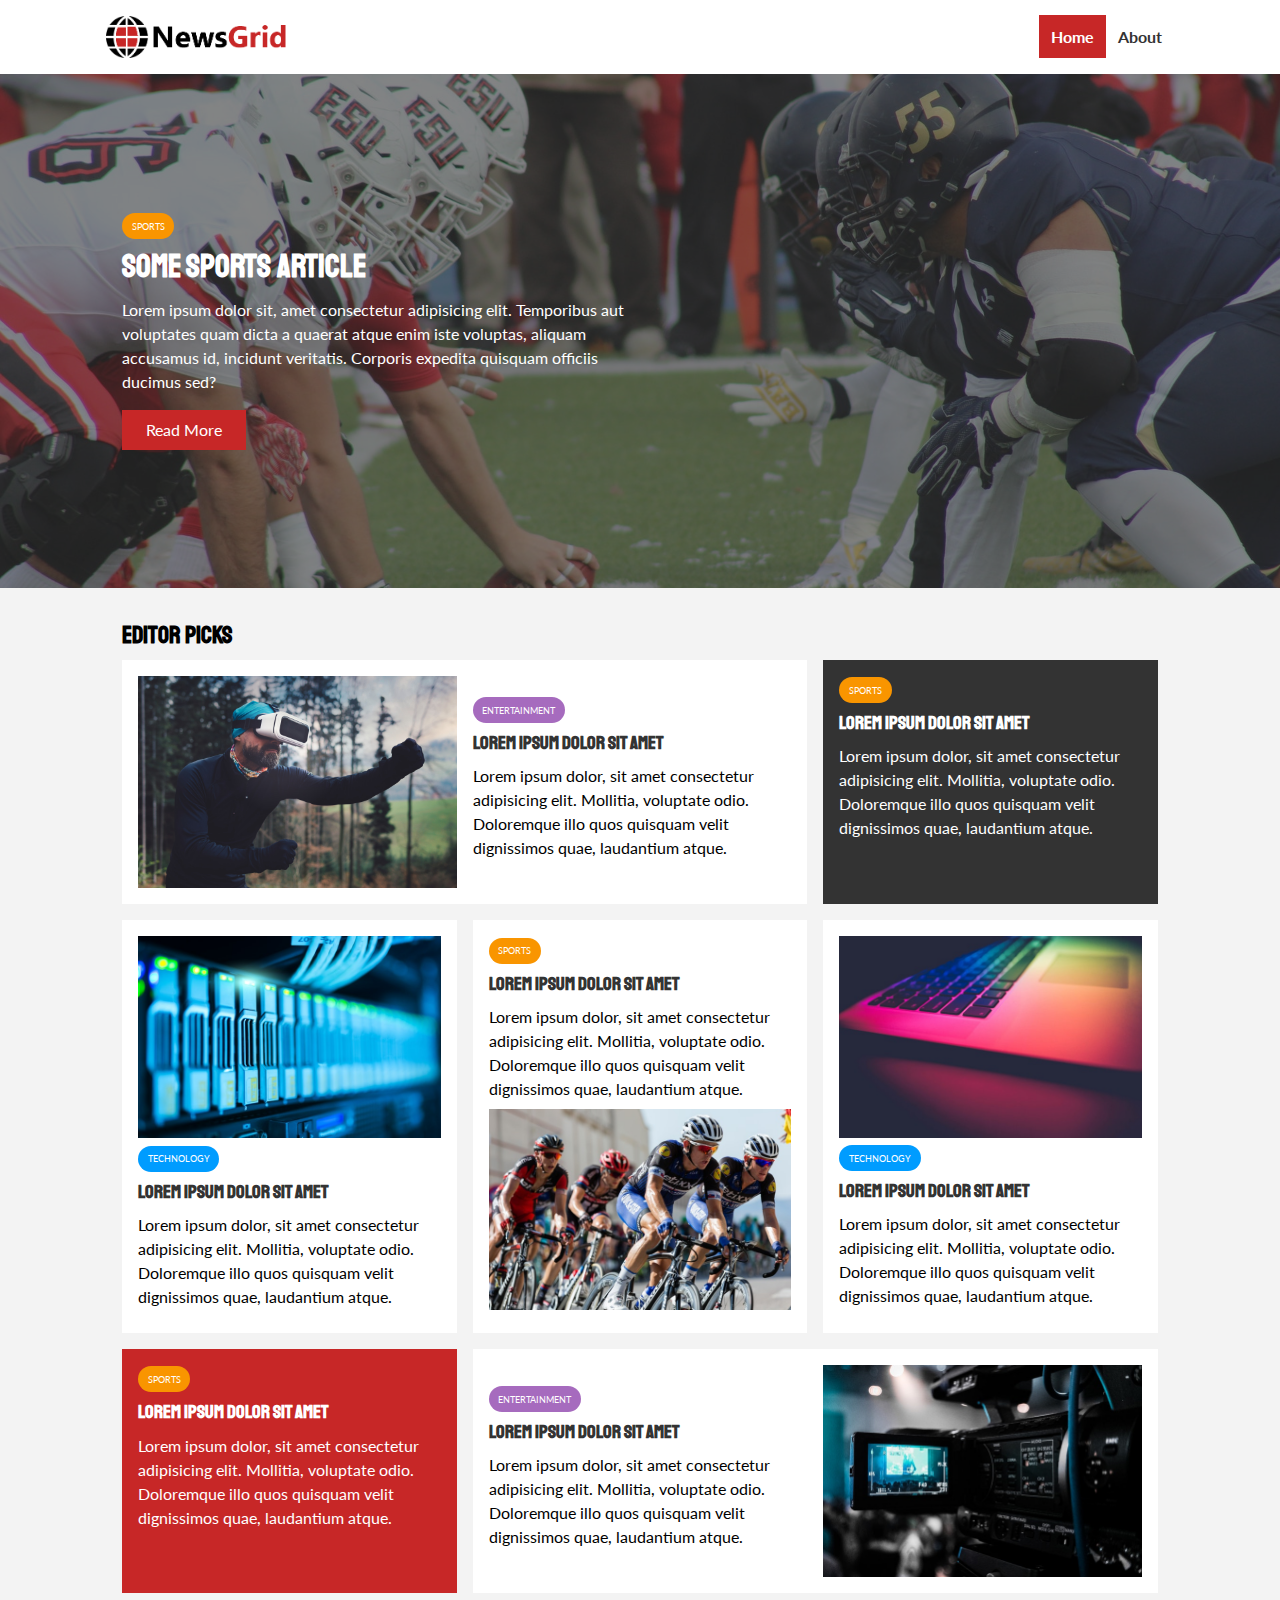
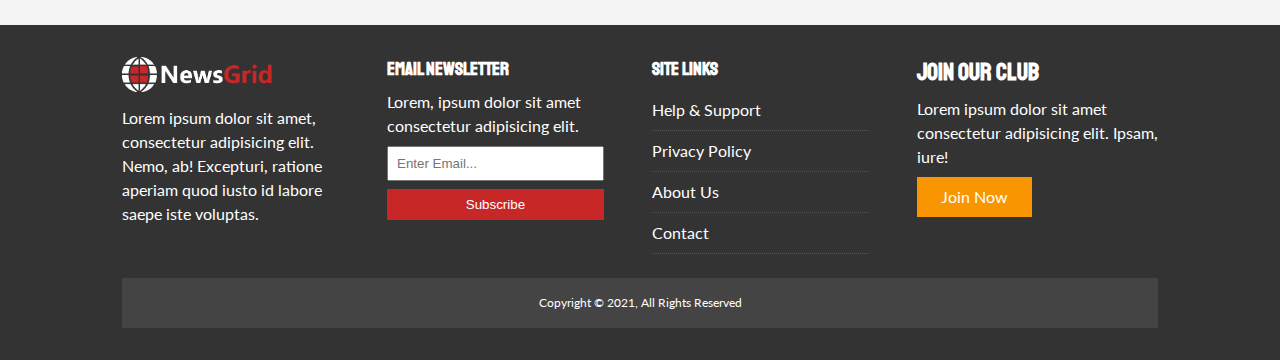
<file: index.html>
<!DOCTYPE html>
<html lang="en">
<head>
    <meta charset="UTF-8">
    <meta http-equiv="X-UA-Compatible" content="IE=edge">
    <meta name="viewport" content="width=device-width, initial-scale=1.0">
    <link rel="stylesheet" href="https://use.fontawesome.com/releases/v5.6.3/css/all.css" integrity="sha384-UHRtZLI+pbxtHCWp1t77Bi1L4ZtiqrqD80Kn4Z8NTSRyMA2Fd33n5dQ8lWUE00s/" crossorigin="anonymous">
    <link href="https://fonts.googleapis.com/css?family=Lato|Staatliches" rel="stylesheet">
    <link rel="stylesheet" href="css/style.css">
    <link rel="stylesheet" media="screen and (max-width: 768px)" href="css/mobile.css">
    <link rel="shortcut icon" type="image/x-icon" href="favicon.ico">
    <title>NewsGrid | Latest News</title>
</head>
<body>
    <nav id="main-nav">
        <div class="container">
            <img src="img/logo.png" alt="NewsGrid" class="logo">
            <div class="social">
                <a href="http://facebook.com" target="_blank"><i class="fab fa-facebook fa-2x"></i></a>
                <a href="http://twitter.com" target="_blank"><i class="fab fa-twitter fa-2x"></i></a>
                <a href="http://instagram.com" target="_blank"><i class="fab fa-instagram fa-2x"></i></a>
                <a href="http://youtube.com" target="_blank"><i class="fab fa-youtube fa-2x"></i></a>
            </div>
            <ul>
                <li><a href="index.html" class="current">Home</a></li>
                <li><a href="about.html">About</a></li>
            </ul>
        </div>
    </nav>

    <!-- Showcase -->
    <header id="showcase">
        <div class="container">
            <div class="showcase-container">
                <div class="showcase-content">
                    <div class="category category-sports">Sports</div>
                    <h1>Some Sports Article</h1>
                    <p>Lorem ipsum dolor sit, amet consectetur adipisicing elit. Temporibus aut voluptates quam dicta a quaerat atque enim iste voluptas, aliquam accusamus id, incidunt veritatis. Corporis expedita quisquam officiis ducimus sed?</p>
                    <a href="article.html" class="btn btn-primary">Read More</a>
                </div>
            </div>
        </div>
    </header>

    <!-- Hoome Article -->
    <section id="home-articles" class="py-2">
        <div class="container">
            <h2>Editor Picks</h2>
            <div class="articles-container">
                <article class="card">
                    <img src="img/articles/ent1.jpg" alt="">
                    <div>
                        <div class="category category-ent">Entertainment</div>
                        <h3>
                            <a href="article.html">Lorem ipsum dolor sit amet</a>
                        </h3>
                        <p>Lorem ipsum dolor, sit amet consectetur adipisicing elit. Mollitia, voluptate odio. Doloremque illo quos quisquam velit dignissimos quae, laudantium atque.</p>
                    </div>
                </article>
                <article class="card bg-dark">
                    <div class="category category-sports">Sports</div>
                    <h3>
                        <a href="article.html">Lorem ipsum dolor sit amet</a>
                    </h3>
                    <p>Lorem ipsum dolor, sit amet consectetur adipisicing elit. Mollitia, voluptate odio. Doloremque illo quos quisquam velit dignissimos quae, laudantium atque.</p>
                </article>
                <article class="card">
                    <img src="img/articles/tech1.jpg" alt="">
                    <div class="category category-tech">Technology</div>
                    <h3>
                        <a href="article2.html">Lorem ipsum dolor sit amet</a>
                    </h3>
                    <p>Lorem ipsum dolor, sit amet consectetur adipisicing elit. Mollitia, voluptate odio. Doloremque illo quos quisquam velit dignissimos quae, laudantium atque.</p>
                </article>
                <article class="card">
                    <div class="category category-sports">Sports</div>
                    <h3>
                        <a href="article3.html">Lorem ipsum dolor sit amet</a>
                    </h3>
                    <p>Lorem ipsum dolor, sit amet consectetur adipisicing elit. Mollitia, voluptate odio. Doloremque illo quos quisquam velit dignissimos quae, laudantium atque.</p>
                    <img src="img/articles/sports1.jpg" alt="">
                </article>
                <article class="card">
                    <img src="img/articles/tech2.jpg" alt="">
                    <div class="category category-tech">Technology</div>
                    <h3>
                        <a href="article.html">Lorem ipsum dolor sit amet</a>
                    </h3>
                    <p>Lorem ipsum dolor, sit amet consectetur adipisicing elit. Mollitia, voluptate odio. Doloremque illo quos quisquam velit dignissimos quae, laudantium atque.</p>
                </article>
                <article class="card bg-primary">
                    <div class="category category-sports">Sports</div>
                    <h3>
                        <a href="article.html">Lorem ipsum dolor sit amet</a>
                    </h3>
                    <p>Lorem ipsum dolor, sit amet consectetur adipisicing elit. Mollitia, voluptate odio. Doloremque illo quos quisquam velit dignissimos quae, laudantium atque.</p>
                </article>
                <article class="card">
                    <div>
                        <div class="category category-ent">Entertainment</div>
                        <h3>
                            <a href="article.html">Lorem ipsum dolor sit amet</a>
                        </h3>
                        <p>Lorem ipsum dolor, sit amet consectetur adipisicing elit. Mollitia, voluptate odio. Doloremque illo quos quisquam velit dignissimos quae, laudantium atque.</p>
                    </div>
                    <img src="img/articles/ent2.jpg" alt="">
                </article>
            </div>
        </div>
    </section>

    <!-- Footer -->
    <footer id="main-footer" class="py-2">
        <div class="container footer-container">
            <div>
                <img src="img/logo_light.png" alt="NewsGrid">
                <p>Lorem ipsum dolor sit amet, consectetur adipisicing elit. Nemo, ab! Excepturi, ratione aperiam quod iusto id labore saepe iste voluptas.</p>
            </div>
            <div>
                <h3>Email Newsletter</h3>
                <p>Lorem, ipsum dolor sit amet consectetur adipisicing elit.</p>
                <form>
                    <input type="email" placeholder="Enter Email...">
                    <input type="submit" value="Subscribe" class="btn btn-primary">
                </form>
            </div>
            <div>
                <h3>Site Links</h3>
                <ul class="list">
                    <li><a href="#">Help & Support</a></li>
                    <li><a href="#">Privacy Policy</a></li>
                    <li><a href="#">About Us</a></li>
                    <li><a href="#">Contact</a></li>
                </ul>
            </div>
            <div>
                <h2>Join Our Club</h2>
                <p>Lorem ipsum dolor sit amet consectetur adipisicing elit. Ipsam, iure!</p>
                <a href="#" class="btn btn-secondary">Join Now</a>
            </div>
            <div>
                <p>Copyright &copy; 2021, All Rights Reserved</p>
            </div>
        </div>
    </footer>
    
</body>
</html>
</file>
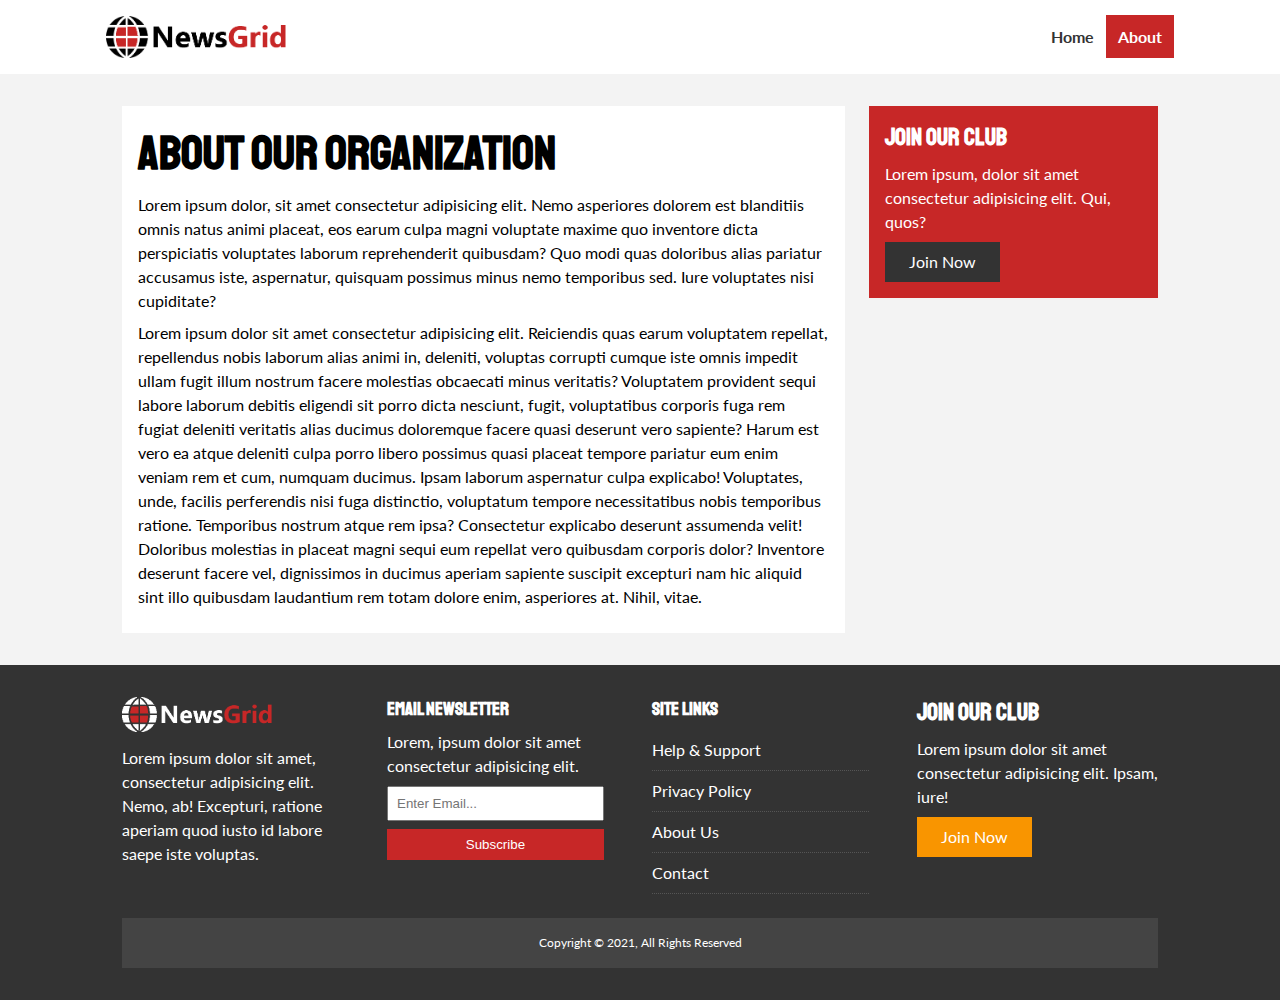
<file: about.html>
<!DOCTYPE html>
<html lang="en">
<head>
    <meta charset="UTF-8">
    <meta http-equiv="X-UA-Compatible" content="IE=edge">
    <meta name="viewport" content="width=device-width, initial-scale=1.0">
    <link rel="stylesheet" href="https://use.fontawesome.com/releases/v5.6.3/css/all.css" integrity="sha384-UHRtZLI+pbxtHCWp1t77Bi1L4ZtiqrqD80Kn4Z8NTSRyMA2Fd33n5dQ8lWUE00s/" crossorigin="anonymous">
    <link href="https://fonts.googleapis.com/css?family=Lato|Staatliches" rel="stylesheet">
    <link rel="stylesheet" href="css/style.css">
    <link rel="stylesheet" media="screen and (max-width: 768px)" href="css/mobile.css">
    <link rel="shortcut icon" type="image/x-icon" href="favicon.ico">
    <title>NewsGrid | About</title>
</head>
<body>
    <nav id="main-nav">
        <div class="container">
            <img src="/img/logo.png" alt="NewsGrid" class="logo">
            <div class="social">
                <a href="http://facebook.com" target="_blank"><i class="fab fa-facebook fa-2x"></i></a>
                <a href="http://twitter.com" target="_blank"><i class="fab fa-twitter fa-2x"></i></a>
                <a href="http://instagram.com" target="_blank"><i class="fab fa-instagram fa-2x"></i></a>
                <a href="http://youtube.com" target="_blank"><i class="fab fa-youtube fa-2x"></i></a>
            </div>
            <ul>
                <li><a href="index.html" >Home</a></li>
                <li><a href="about.html" class="current"">About</a></li>
            </ul>
        </div>
    </nav>

    <section id="about">
        <div class="container">
            <div class="page-container">
                <article class="card">
                    <h1 class="l-heading">About Our Organization</h1>
                    <p>Lorem ipsum dolor, sit amet consectetur adipisicing elit. Nemo asperiores dolorem est blanditiis omnis natus animi placeat, eos earum culpa magni voluptate maxime quo inventore dicta perspiciatis voluptates laborum reprehenderit quibusdam? Quo modi quas doloribus alias pariatur accusamus iste, aspernatur, quisquam possimus minus nemo temporibus sed. Iure voluptates nisi cupiditate?</p>
                    <p>Lorem ipsum dolor sit amet consectetur adipisicing elit. Reiciendis quas earum voluptatem repellat, repellendus nobis laborum alias animi in, deleniti, voluptas corrupti cumque iste omnis impedit ullam fugit illum nostrum facere molestias obcaecati minus veritatis? Voluptatem provident sequi labore laborum debitis eligendi sit porro dicta nesciunt, fugit, voluptatibus corporis fuga rem fugiat deleniti veritatis alias ducimus doloremque facere quasi deserunt vero sapiente? Harum est vero ea atque deleniti culpa porro libero possimus quasi placeat tempore pariatur eum enim veniam rem et cum, numquam ducimus. Ipsam laborum aspernatur culpa explicabo! Voluptates, unde, facilis perferendis nisi fuga distinctio, voluptatum tempore necessitatibus nobis temporibus ratione. Temporibus nostrum atque rem ipsa? Consectetur explicabo deserunt assumenda velit! Doloribus molestias in placeat magni sequi eum repellat vero quibusdam corporis dolor? Inventore deserunt facere vel, dignissimos in ducimus aperiam sapiente suscipit excepturi nam hic aliquid sint illo quibusdam laudantium rem totam dolore enim, asperiores at. Nihil, vitae.</p>
                </article>
                <aside class="card bg-primary">
                    <h2>Join Our Club</h2>
                    <p>Lorem ipsum, dolor sit amet consectetur adipisicing elit. Qui, quos?</p>
                    <a href="#" class="btn btn-dark-btn-block">Join Now</a>
                </aside>
            </div>
        </div>
    </section>

    <!-- Footer -->
    <footer id="main-footer" class="py-2">
        <div class="container footer-container">
            <div>
                <img src="img/logo_light.png" alt="NewsGrid">
                <p>Lorem ipsum dolor sit amet, consectetur adipisicing elit. Nemo, ab! Excepturi, ratione aperiam quod iusto id labore saepe iste voluptas.</p>
            </div>
            <div>
                <h3>Email Newsletter</h3>
                <p>Lorem, ipsum dolor sit amet consectetur adipisicing elit.</p>
                <form>
                    <input type="email" placeholder="Enter Email...">
                    <input type="submit" value="Subscribe" class="btn btn-primary">
                </form>
            </div>
            <div>
                <h3>Site Links</h3>
                <ul class="list">
                    <li><a href="#">Help & Support</a></li>
                    <li><a href="#">Privacy Policy</a></li>
                    <li><a href="#">About Us</a></li>
                    <li><a href="#">Contact</a></li>
                </ul>
            </div>
            <div>
                <h2>Join Our Club</h2>
                <p>Lorem ipsum dolor sit amet consectetur adipisicing elit. Ipsam, iure!</p>
                <a href="#" class="btn btn-secondary">Join Now</a>
            </div>
            <div>
                <p>Copyright &copy; 2021, All Rights Reserved</p>
            </div>
        </div>
    </footer>
    
</body>
</html>
</file>
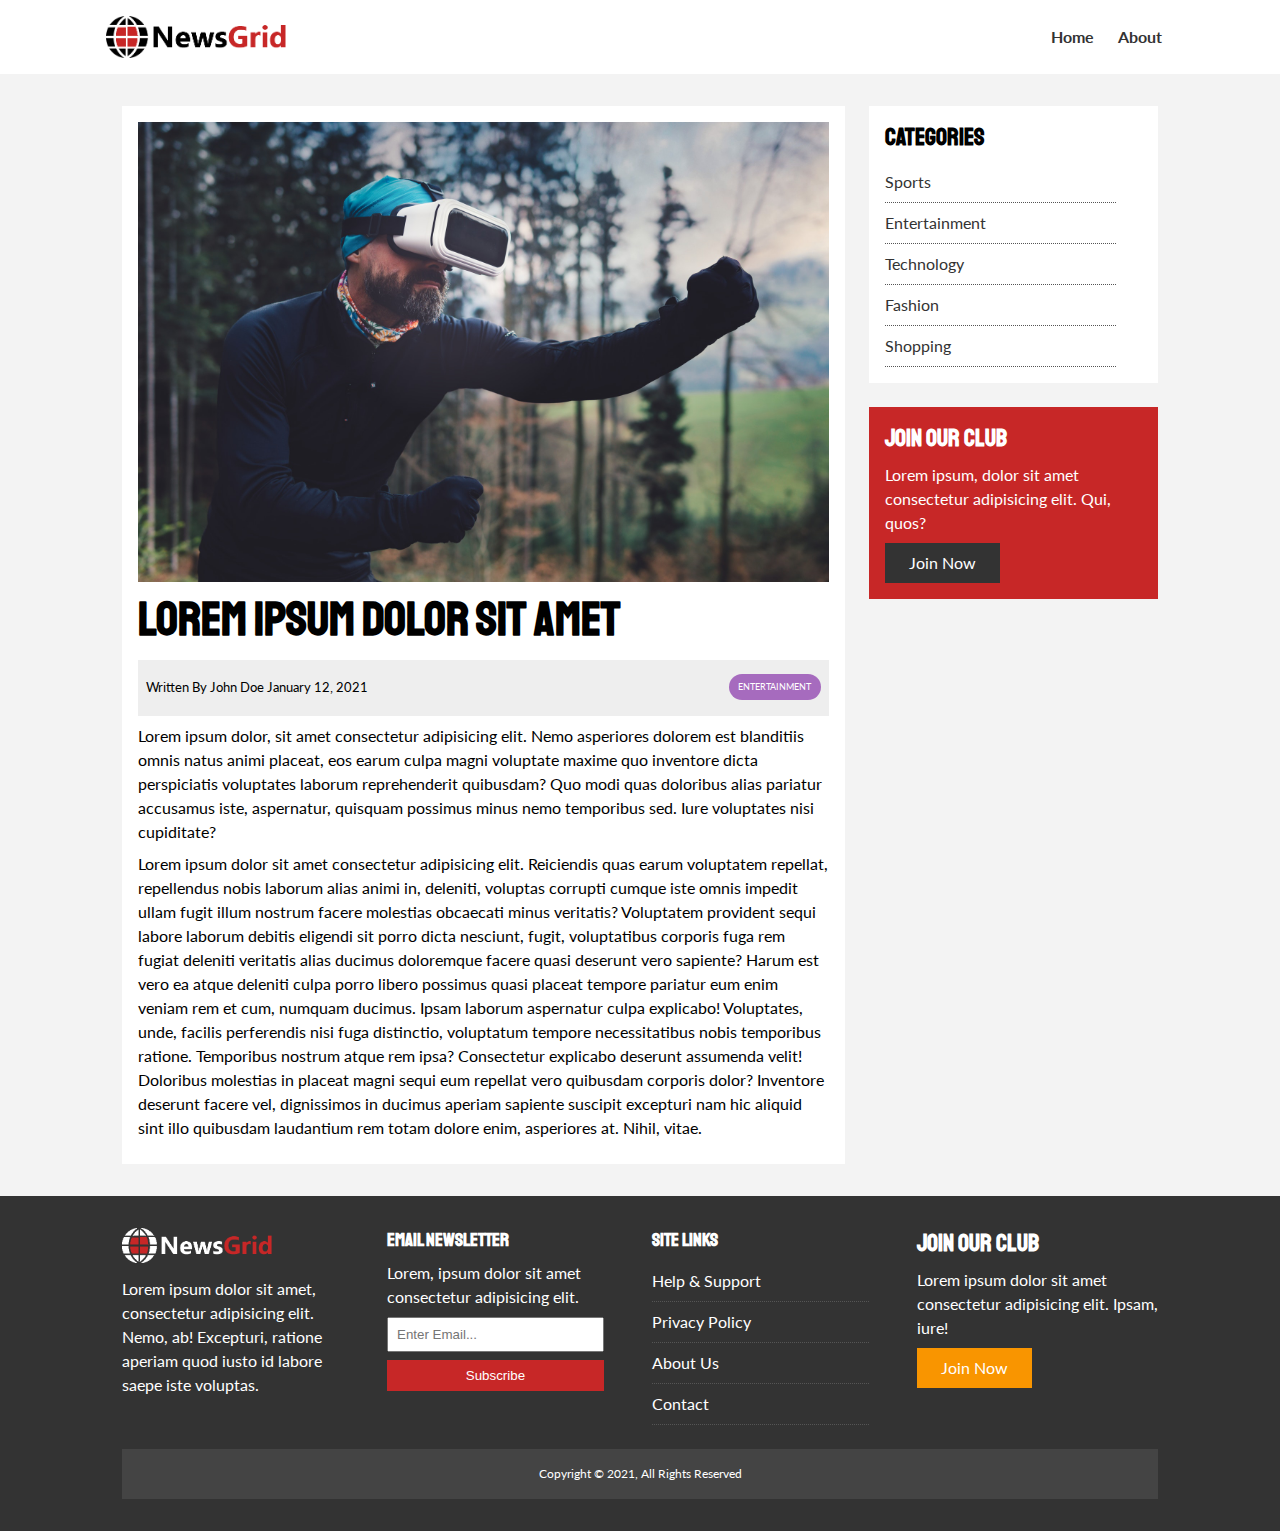
<file: article.html>
<!DOCTYPE html>
<html lang="en">
<head>
    <meta charset="UTF-8">
    <meta http-equiv="X-UA-Compatible" content="IE=edge">
    <meta name="viewport" content="width=device-width, initial-scale=1.0">
    <link rel="stylesheet" href="https://use.fontawesome.com/releases/v5.6.3/css/all.css" integrity="sha384-UHRtZLI+pbxtHCWp1t77Bi1L4ZtiqrqD80Kn4Z8NTSRyMA2Fd33n5dQ8lWUE00s/" crossorigin="anonymous">
    <link href="https://fonts.googleapis.com/css?family=Lato|Staatliches" rel="stylesheet">
    <link rel="stylesheet" href="css/style.css">
    <link rel="stylesheet" media="screen and (max-width: 768px)" href="css/mobile.css">
    <link rel="shortcut icon" type="image/x-icon" href="favicon.ico">
    <title>NewsGrid | Article</title>
</head>
<body>
    <nav id="main-nav">
        <div class="container">
            <img src="/img/logo.png" alt="NewsGrid" class="logo">
            <div class="social">
                <a href="http://facebook.com" target="_blank"><i class="fab fa-facebook fa-2x"></i></a>
                <a href="http://twitter.com" target="_blank"><i class="fab fa-twitter fa-2x"></i></a>
                <a href="http://instagram.com" target="_blank"><i class="fab fa-instagram fa-2x"></i></a>
                <a href="http://youtube.com" target="_blank"><i class="fab fa-youtube fa-2x"></i></a>
            </div>
            <ul>
                <li><a href="index.html" >Home</a></li>
                <li><a href="about.html" >About</a></li>
            </ul>
        </div>
    </nav>

    <section id="article">
        <div class="container">
            <div class="page-container">
                <article class="card">
                    <img src="img/articles/ent1.jpg" alt="">
                    <h1 class="l-heading">Lorem ipsum dolor sit amet</h1>
                    <div class="meta">
                        <small>
                            <i class="fas fa-user"></i> Written By John Doe January 12, 2021
                        </small>
                        <div class="category category-ent">Entertainment</div>
                    </div>
                    <p>Lorem ipsum dolor, sit amet consectetur adipisicing elit. Nemo asperiores dolorem est blanditiis omnis natus animi placeat, eos earum culpa magni voluptate maxime quo inventore dicta perspiciatis voluptates laborum reprehenderit quibusdam? Quo modi quas doloribus alias pariatur accusamus iste, aspernatur, quisquam possimus minus nemo temporibus sed. Iure voluptates nisi cupiditate?</p>
                    <p>Lorem ipsum dolor sit amet consectetur adipisicing elit. Reiciendis quas earum voluptatem repellat, repellendus nobis laborum alias animi in, deleniti, voluptas corrupti cumque iste omnis impedit ullam fugit illum nostrum facere molestias obcaecati minus veritatis? Voluptatem provident sequi labore laborum debitis eligendi sit porro dicta nesciunt, fugit, voluptatibus corporis fuga rem fugiat deleniti veritatis alias ducimus doloremque facere quasi deserunt vero sapiente? Harum est vero ea atque deleniti culpa porro libero possimus quasi placeat tempore pariatur eum enim veniam rem et cum, numquam ducimus. Ipsam laborum aspernatur culpa explicabo! Voluptates, unde, facilis perferendis nisi fuga distinctio, voluptatum tempore necessitatibus nobis temporibus ratione. Temporibus nostrum atque rem ipsa? Consectetur explicabo deserunt assumenda velit! Doloribus molestias in placeat magni sequi eum repellat vero quibusdam corporis dolor? Inventore deserunt facere vel, dignissimos in ducimus aperiam sapiente suscipit excepturi nam hic aliquid sint illo quibusdam laudantium rem totam dolore enim, asperiores at. Nihil, vitae.</p>
                </article>

                <aside id="categories" class="card">
                    <h2>Categories</h2>
                    <ul class="list">
                        <li><a href="#"><i class="fas fa-chevron-right"></i> Sports</a></li>
                        <li><a href="#"><i class="fas fa-chevron-right"></i> Entertainment</a></li>
                        <li><a href="#"><i class="fas fa-chevron-right"></i> Technology</a></li>
                        <li><a href="#"><i class="fas fa-chevron-right"></i> Fashion</a></li>
                        <li><a href="#"><i class="fas fa-chevron-right"></i> Shopping</a></li>
                    </ul>
                </aside>

                <aside class="card bg-primary">
                    <h2>Join Our Club</h2>
                    <p>Lorem ipsum, dolor sit amet consectetur adipisicing elit. Qui, quos?</p>
                    <a href="#" class="btn btn-dark-btn-block">Join Now</a>
                </aside>
            </div>
        </div>
    </section>

    <!-- Footer -->
    <footer id="main-footer" class="py-2">
        <div class="container footer-container">
            <div>
                <img src="img/logo_light.png" alt="NewsGrid">
                <p>Lorem ipsum dolor sit amet, consectetur adipisicing elit. Nemo, ab! Excepturi, ratione aperiam quod iusto id labore saepe iste voluptas.</p>
            </div>
            <div>
                <h3>Email Newsletter</h3>
                <p>Lorem, ipsum dolor sit amet consectetur adipisicing elit.</p>
                <form>
                    <input type="email" placeholder="Enter Email...">
                    <input type="submit" value="Subscribe" class="btn btn-primary">
                </form>
            </div>
            <div>
                <h3>Site Links</h3>
                <ul class="list">
                    <li><a href="#">Help & Support</a></li>
                    <li><a href="#">Privacy Policy</a></li>
                    <li><a href="#">About Us</a></li>
                    <li><a href="#">Contact</a></li>
                </ul>
            </div>
            <div>
                <h2>Join Our Club</h2>
                <p>Lorem ipsum dolor sit amet consectetur adipisicing elit. Ipsam, iure!</p>
                <a href="#" class="btn btn-secondary">Join Now</a>
            </div>
            <div>
                <p>Copyright &copy; 2021, All Rights Reserved</p>
            </div>
        </div>
    </footer>
    
</body>
</html>
</file>
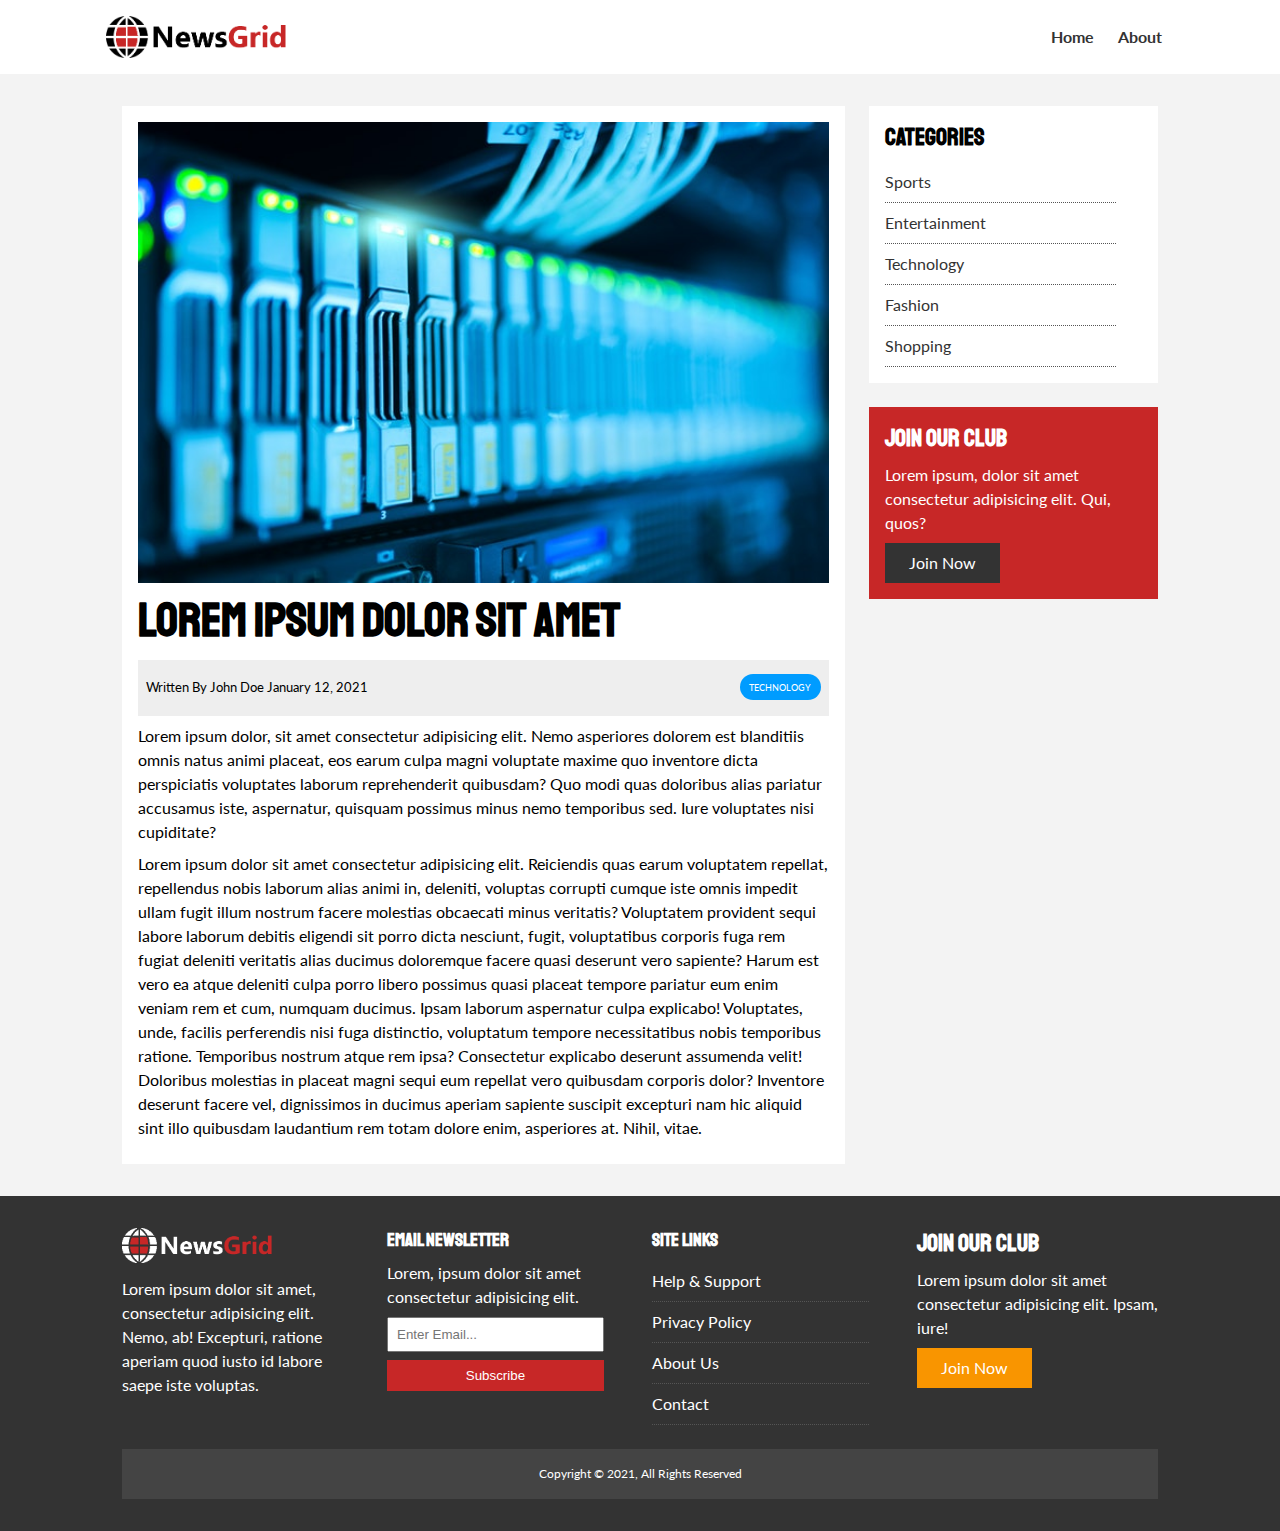
<file: article2.html>
<!DOCTYPE html>
<html lang="en">
<head>
    <meta charset="UTF-8">
    <meta http-equiv="X-UA-Compatible" content="IE=edge">
    <meta name="viewport" content="width=device-width, initial-scale=1.0">
    <link rel="stylesheet" href="https://use.fontawesome.com/releases/v5.6.3/css/all.css" integrity="sha384-UHRtZLI+pbxtHCWp1t77Bi1L4ZtiqrqD80Kn4Z8NTSRyMA2Fd33n5dQ8lWUE00s/" crossorigin="anonymous">
    <link href="https://fonts.googleapis.com/css?family=Lato|Staatliches" rel="stylesheet">
    <link rel="stylesheet" href="css/style.css">
    <link rel="stylesheet" media="screen and (max-width: 768px)" href="css/mobile.css">
    <link rel="shortcut icon" type="image/x-icon" href="favicon.ico">
    <title>NewsGrid | Article</title>
</head>
<body>
    <nav id="main-nav">
        <div class="container">
            <img src="/img/logo.png" alt="NewsGrid" class="logo">
            <div class="social">
                <a href="http://facebook.com" target="_blank"><i class="fab fa-facebook fa-2x"></i></a>
                <a href="http://twitter.com" target="_blank"><i class="fab fa-twitter fa-2x"></i></a>
                <a href="http://instagram.com" target="_blank"><i class="fab fa-instagram fa-2x"></i></a>
                <a href="http://youtube.com" target="_blank"><i class="fab fa-youtube fa-2x"></i></a>
            </div>
            <ul>
                <li><a href="index.html" >Home</a></li>
                <li><a href="about.html" >About</a></li>
            </ul>
        </div>
    </nav>

    <section id="article">
        <div class="container">
            <div class="page-container">
                <article class="card">
                    <img src="img/articles/tech1.jpg" alt="">
                    <h1 class="l-heading">Lorem ipsum dolor sit amet</h1>
                    <div class="meta">
                        <small>
                            <i class="fas fa-user"></i> Written By John Doe January 12, 2021
                        </small>
                        <div class="category category-tech">Technology</div>
                    </div>
                    <p>Lorem ipsum dolor, sit amet consectetur adipisicing elit. Nemo asperiores dolorem est blanditiis omnis natus animi placeat, eos earum culpa magni voluptate maxime quo inventore dicta perspiciatis voluptates laborum reprehenderit quibusdam? Quo modi quas doloribus alias pariatur accusamus iste, aspernatur, quisquam possimus minus nemo temporibus sed. Iure voluptates nisi cupiditate?</p>
                    <p>Lorem ipsum dolor sit amet consectetur adipisicing elit. Reiciendis quas earum voluptatem repellat, repellendus nobis laborum alias animi in, deleniti, voluptas corrupti cumque iste omnis impedit ullam fugit illum nostrum facere molestias obcaecati minus veritatis? Voluptatem provident sequi labore laborum debitis eligendi sit porro dicta nesciunt, fugit, voluptatibus corporis fuga rem fugiat deleniti veritatis alias ducimus doloremque facere quasi deserunt vero sapiente? Harum est vero ea atque deleniti culpa porro libero possimus quasi placeat tempore pariatur eum enim veniam rem et cum, numquam ducimus. Ipsam laborum aspernatur culpa explicabo! Voluptates, unde, facilis perferendis nisi fuga distinctio, voluptatum tempore necessitatibus nobis temporibus ratione. Temporibus nostrum atque rem ipsa? Consectetur explicabo deserunt assumenda velit! Doloribus molestias in placeat magni sequi eum repellat vero quibusdam corporis dolor? Inventore deserunt facere vel, dignissimos in ducimus aperiam sapiente suscipit excepturi nam hic aliquid sint illo quibusdam laudantium rem totam dolore enim, asperiores at. Nihil, vitae.</p>
                </article>

                <aside id="categories" class="card">
                    <h2>Categories</h2>
                    <ul class="list">
                        <li><a href="#"><i class="fas fa-chevron-right"></i> Sports</a></li>
                        <li><a href="#"><i class="fas fa-chevron-right"></i> Entertainment</a></li>
                        <li><a href="#"><i class="fas fa-chevron-right"></i> Technology</a></li>
                        <li><a href="#"><i class="fas fa-chevron-right"></i> Fashion</a></li>
                        <li><a href="#"><i class="fas fa-chevron-right"></i> Shopping</a></li>
                    </ul>
                </aside>

                <aside class="card bg-primary">
                    <h2>Join Our Club</h2>
                    <p>Lorem ipsum, dolor sit amet consectetur adipisicing elit. Qui, quos?</p>
                    <a href="#" class="btn btn-dark-btn-block">Join Now</a>
                </aside>
            </div>
        </div>
    </section>

    <!-- Footer -->
    <footer id="main-footer" class="py-2">
        <div class="container footer-container">
            <div>
                <img src="img/logo_light.png" alt="NewsGrid">
                <p>Lorem ipsum dolor sit amet, consectetur adipisicing elit. Nemo, ab! Excepturi, ratione aperiam quod iusto id labore saepe iste voluptas.</p>
            </div>
            <div>
                <h3>Email Newsletter</h3>
                <p>Lorem, ipsum dolor sit amet consectetur adipisicing elit.</p>
                <form>
                    <input type="email" placeholder="Enter Email...">
                    <input type="submit" value="Subscribe" class="btn btn-primary">
                </form>
            </div>
            <div>
                <h3>Site Links</h3>
                <ul class="list">
                    <li><a href="#">Help & Support</a></li>
                    <li><a href="#">Privacy Policy</a></li>
                    <li><a href="#">About Us</a></li>
                    <li><a href="#">Contact</a></li>
                </ul>
            </div>
            <div>
                <h2>Join Our Club</h2>
                <p>Lorem ipsum dolor sit amet consectetur adipisicing elit. Ipsam, iure!</p>
                <a href="#" class="btn btn-secondary">Join Now</a>
            </div>
            <div>
                <p>Copyright &copy; 2021, All Rights Reserved</p>
            </div>
        </div>
    </footer>
    
</body>
</html>
</file>
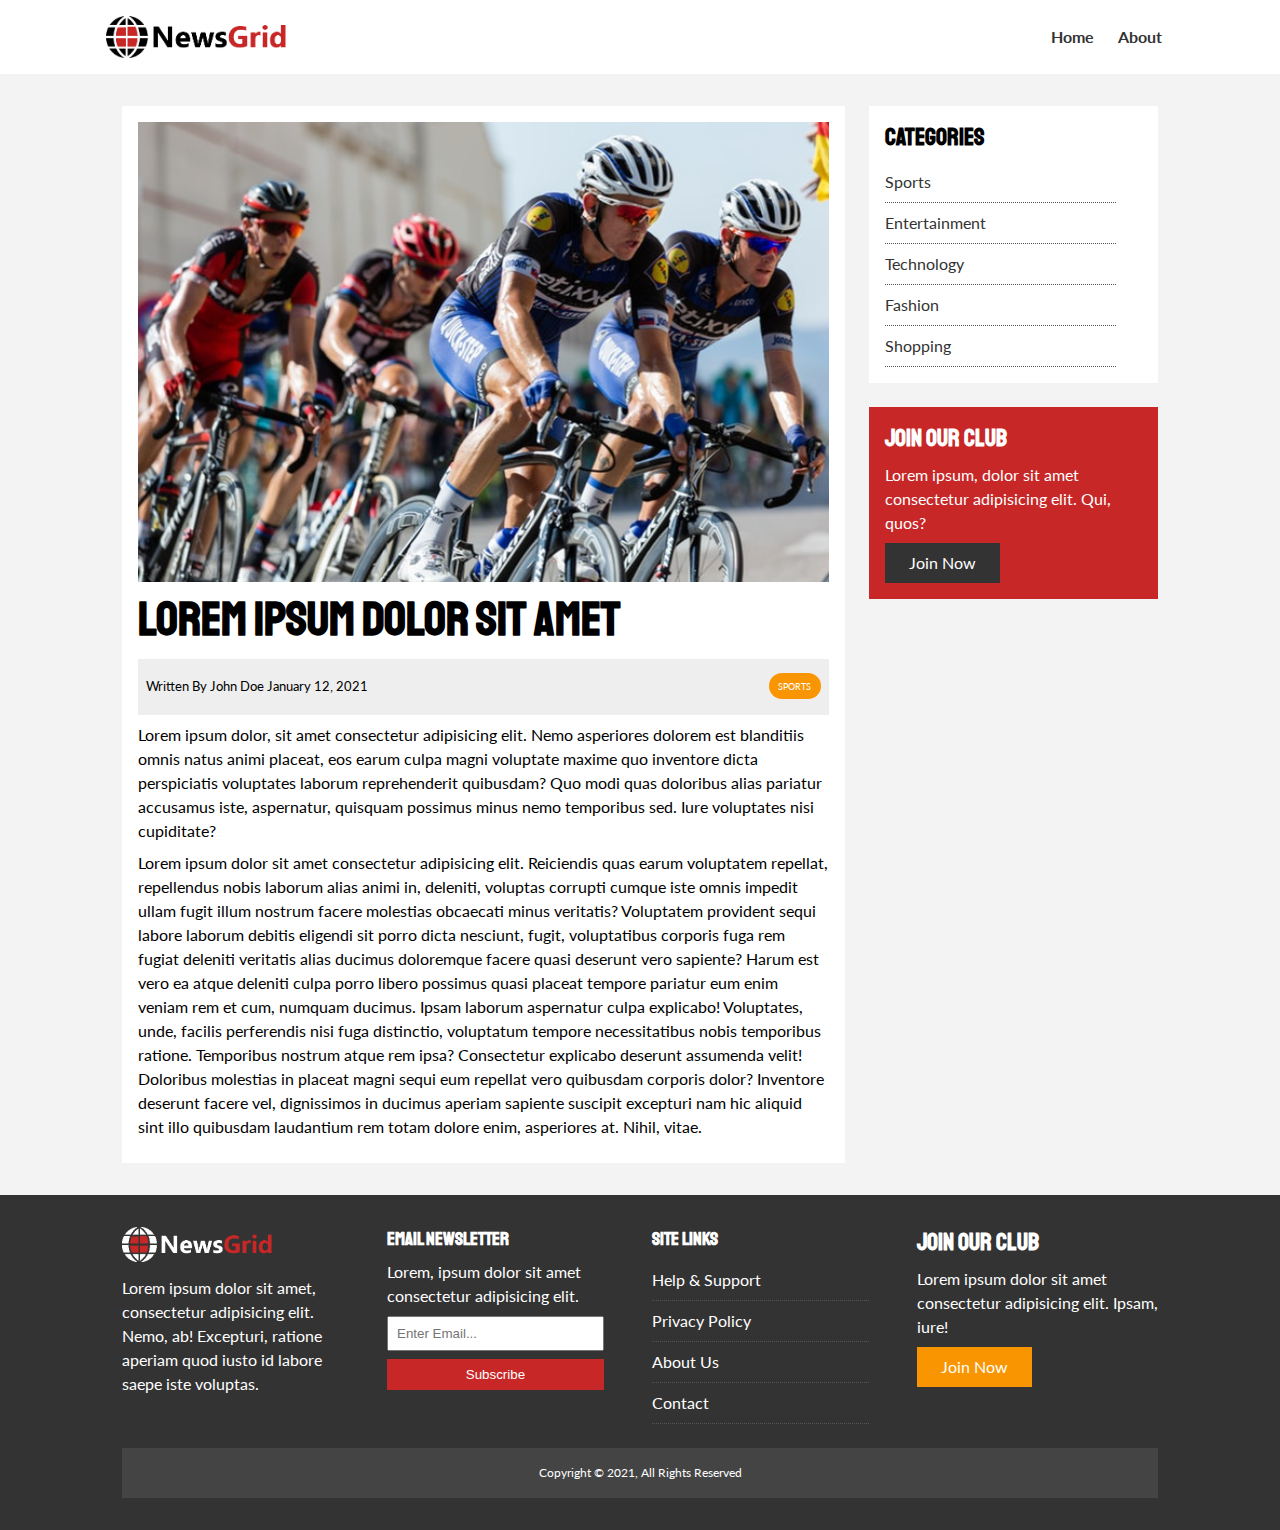
<file: article3.html>
<!DOCTYPE html>
<html lang="en">
<head>
    <meta charset="UTF-8">
    <meta http-equiv="X-UA-Compatible" content="IE=edge">
    <meta name="viewport" content="width=device-width, initial-scale=1.0">
    <link rel="stylesheet" href="https://use.fontawesome.com/releases/v5.6.3/css/all.css" integrity="sha384-UHRtZLI+pbxtHCWp1t77Bi1L4ZtiqrqD80Kn4Z8NTSRyMA2Fd33n5dQ8lWUE00s/" crossorigin="anonymous">
    <link href="https://fonts.googleapis.com/css?family=Lato|Staatliches" rel="stylesheet">
    <link rel="stylesheet" href="css/style.css">
    <link rel="stylesheet" media="screen and (max-width: 768px)" href="css/mobile.css">
    <link rel="shortcut icon" type="image/x-icon" href="favicon.ico">
    <title>NewsGrid | Article</title>
</head>
<body>
    <nav id="main-nav">
        <div class="container">
            <img src="/img/logo.png" alt="NewsGrid" class="logo">
            <div class="social">
                <a href="http://facebook.com" target="_blank"><i class="fab fa-facebook fa-2x"></i></a>
                <a href="http://twitter.com" target="_blank"><i class="fab fa-twitter fa-2x"></i></a>
                <a href="http://instagram.com" target="_blank"><i class="fab fa-instagram fa-2x"></i></a>
                <a href="http://youtube.com" target="_blank"><i class="fab fa-youtube fa-2x"></i></a>
            </div>
            <ul>
                <li><a href="index.html" >Home</a></li>
                <li><a href="about.html" >About</a></li>
            </ul>
        </div>
    </nav>

    <section id="article">
        <div class="container">
            <div class="page-container">
                <article class="card">
                    <img src="img/articles/sports1.jpg" alt="">
                    <h1 class="l-heading">Lorem ipsum dolor sit amet</h1>
                    <div class="meta">
                        <small>
                            <i class="fas fa-user"></i> Written By John Doe January 12, 2021
                        </small>
                        <div class="category category-sports">Sports</div>
                    </div>
                    <p>Lorem ipsum dolor, sit amet consectetur adipisicing elit. Nemo asperiores dolorem est blanditiis omnis natus animi placeat, eos earum culpa magni voluptate maxime quo inventore dicta perspiciatis voluptates laborum reprehenderit quibusdam? Quo modi quas doloribus alias pariatur accusamus iste, aspernatur, quisquam possimus minus nemo temporibus sed. Iure voluptates nisi cupiditate?</p>
                    <p>Lorem ipsum dolor sit amet consectetur adipisicing elit. Reiciendis quas earum voluptatem repellat, repellendus nobis laborum alias animi in, deleniti, voluptas corrupti cumque iste omnis impedit ullam fugit illum nostrum facere molestias obcaecati minus veritatis? Voluptatem provident sequi labore laborum debitis eligendi sit porro dicta nesciunt, fugit, voluptatibus corporis fuga rem fugiat deleniti veritatis alias ducimus doloremque facere quasi deserunt vero sapiente? Harum est vero ea atque deleniti culpa porro libero possimus quasi placeat tempore pariatur eum enim veniam rem et cum, numquam ducimus. Ipsam laborum aspernatur culpa explicabo! Voluptates, unde, facilis perferendis nisi fuga distinctio, voluptatum tempore necessitatibus nobis temporibus ratione. Temporibus nostrum atque rem ipsa? Consectetur explicabo deserunt assumenda velit! Doloribus molestias in placeat magni sequi eum repellat vero quibusdam corporis dolor? Inventore deserunt facere vel, dignissimos in ducimus aperiam sapiente suscipit excepturi nam hic aliquid sint illo quibusdam laudantium rem totam dolore enim, asperiores at. Nihil, vitae.</p>
                </article>

                <aside id="categories" class="card">
                    <h2>Categories</h2>
                    <ul class="list">
                        <li><a href="#"><i class="fas fa-chevron-right"></i> Sports</a></li>
                        <li><a href="#"><i class="fas fa-chevron-right"></i> Entertainment</a></li>
                        <li><a href="#"><i class="fas fa-chevron-right"></i> Technology</a></li>
                        <li><a href="#"><i class="fas fa-chevron-right"></i> Fashion</a></li>
                        <li><a href="#"><i class="fas fa-chevron-right"></i> Shopping</a></li>
                    </ul>
                </aside>

                <aside class="card bg-primary">
                    <h2>Join Our Club</h2>
                    <p>Lorem ipsum, dolor sit amet consectetur adipisicing elit. Qui, quos?</p>
                    <a href="#" class="btn btn-dark-btn-block">Join Now</a>
                </aside>
            </div>
        </div>
    </section>

    <!-- Footer -->
    <footer id="main-footer" class="py-2">
        <div class="container footer-container">
            <div>
                <img src="img/logo_light.png" alt="NewsGrid">
                <p>Lorem ipsum dolor sit amet, consectetur adipisicing elit. Nemo, ab! Excepturi, ratione aperiam quod iusto id labore saepe iste voluptas.</p>
            </div>
            <div>
                <h3>Email Newsletter</h3>
                <p>Lorem, ipsum dolor sit amet consectetur adipisicing elit.</p>
                <form>
                    <input type="email" placeholder="Enter Email...">
                    <input type="submit" value="Subscribe" class="btn btn-primary">
                </form>
            </div>
            <div>
                <h3>Site Links</h3>
                <ul class="list">
                    <li><a href="#">Help & Support</a></li>
                    <li><a href="#">Privacy Policy</a></li>
                    <li><a href="#">About Us</a></li>
                    <li><a href="#">Contact</a></li>
                </ul>
            </div>
            <div>
                <h2>Join Our Club</h2>
                <p>Lorem ipsum dolor sit amet consectetur adipisicing elit. Ipsam, iure!</p>
                <a href="#" class="btn btn-secondary">Join Now</a>
            </div>
            <div>
                <p>Copyright &copy; 2021, All Rights Reserved</p>
            </div>
        </div>
    </footer>
    
</body>
</html>
</file>
<file: css/style.css>
:root {
    --primary-color: #c72727;
    --secondary-color: #f99500;
    --light-color: #f3f3f3;
    --dark-color: #333;
    --max-width: 1100px;
}

.category {
    --sports-color: #f99500;
    --ent-color: #a66bbe;
    --tech-color: #009cff;
}

* {
    padding: 0;
    margin: 0;
    box-sizing: border-box;
}

body {
    background-color: var(--light-color);
    font-family: 'Lato', sans-serif;
    line-height: 1.5;
}

a {
    color: var(--dark-color);
    text-decoration: none;
}

ul {
    list-style: none;
}

p {
    margin: .5rem 0;
}

img {
    width: 100%;
}

h1, h2, h3, h4, h5, h6 {
    font-family: 'Staatliches',cursive;
    line-height: 1.3;
    margin-bottom: .55rem;
}

/* Utility class */
.container {
    max-width: var(--max-width);
    margin: auto;
    padding: 0 2rem;
    overflow: hidden;
}

.category {
    display: inline-block;
    border-radius: 15px;
    color: #fff;
    margin-bottom: .5rem;
    font-size: 0.55rem;
    text-transform: uppercase;
    padding: 0.4rem 0.6rem;
}

.category-sports {background-color: var(--sports-color);}
.category-ent {background-color: var(--ent-color);}
.category-tech {background-color: var(--tech-color);}

.btn {
    display: inline-block;
    color: #fff;
    background-color: var(--dark-color);
    padding: .5rem 1.5rem;
    border: none;
}

.btn-light {background-color: var(--light-color);}
.btn-primary {background-color: var(--primary-color);}
.btn-secondary {background-color: var(--secondary-color);}

.btn-block {
    display: block;
    width: 100%;
    text-align: center;
}

.btn:hover {
    opacity: 0.9;
}

.card {
    background-color: #fff;
    padding: 1rem;
}

.bg-dark {
    background: var(--dark-color);
    color: #fff;
}

.bg-primary {
    background: var(--primary-color);
    color: #fff;
}

.bg-secondary {
    background: var(--secondary-color);
    color: #fff;
}

.bg-dark h1,
.bg-dark h2,
.bg-dark h3,
.bg-dark a,
.bg-primary h1,
.bg-primary h2,
.bg-primary h3,
.bg-primary a,
.bg-secondary h1,
.bg-secondary h2,
.bg-secondary h3,
.bg-secondary a {
    color: #fff;
}

.py-1 { padding: 1.5rem 0;}
.py-2 { padding: 2rem 0;}
.py-3 { padding: 3rem 0;}
.p-1 { padding: 1.5rem; }
.p-2 { padding: 2rem; }
.p-3 { padding: 3rem; }

.l-heading {
    font-size: 3rem;
}

.list li {
    padding: .5rem 0;
    border-bottom: #555 dotted 1px;
    width: 90%;
}

.list li a:hover {
    color: var(--primary-color) !important;
}

/* Inner page grid Conatainer */
.page-container {
    display: grid;
    grid-template-columns: 5fr 2fr;
    grid-gap: 1.5rem;
    margin: 2rem 0;
}

.page-container > *:first-child {
    grid-row: 1 / span 3;
}

/* Navigation */
#main-nav {
    background: #fff;
    position: sticky;
    top: 0;
    z-index: 2;
}

#main-nav .container {
    display: grid;
    grid-template-columns: 6fr 3fr 2fr;
    padding: 1rem;
    align-items: center;
}

#main-nav .logo {
    width: 180px;
}

#main-nav ul {
    justify-self: end;
    display: flex;
}

#main-nav ul li a {
    padding: 0.75rem;
    font-weight: bold;
}

#main-nav ul li a.current {
    background: var(--primary-color);
    color: #fff;
}

#main-nav ul li a:hover {
    background: var(--light-color);
    color: var(--dark-color);
}

#main-nav .social {
    justify-self: center;
}

#main-nav .social i {
    color: #777;
    margin-right: 0.5rem;
}

/* Showcase */
#showcase {
    color: #fff;
    background-color: #333;
    position: relative;
    padding: 2rem;
}

#showcase:before {
    content: '';
    background: url('../img/featured.jpg') no-repeat center center/cover;
    position: absolute;
    top: 0;
    left: 0;
    width: 100%;
    height: 100%;
    opacity: 0.4;
}

#showcase .showcase-container {
    display: grid;
    grid-template-columns: repeat(2, 1fr);
    justify-content: center;
    align-items: center;
    height: 50vh;
}

#showcase .showcase-content {
    z-index: 1;
}

#showcase .showcase-content p {
    margin-bottom: 1rem;
}

/* Home Article */
#home-articles .articles-container {
    display: grid;
    grid-template-columns: repeat(3, 1fr);
    grid-gap: 1rem;
}

#home-articles .articles-container > *:first-child,
#home-articles .articles-container > *:last-child {
    display: grid;
    grid-template-columns: repeat(2, 1fr);
    grid-gap: 1rem;
    align-items: center;
    grid-column: 1 / span 2;
}

#home-articles .articles-container > *:last-child {
    grid-column: 2 / span 2;
}

#article .meta {
    display: flex;
    justify-content: space-between;
    align-items: center;
    background: #eee;
    padding: 0.5rem;
}

#article .meta .category {
    margin-top: 0.4rem;
}

/* Footer */
#main-footer {
    background: var(--dark-color);
    color: #fff;
}

#main-footer img {
    width: 150px;
}

#main-footer a {
    color: #fff;
}

#main-footer .footer-container {
    display: grid;
    grid-template-columns: repeat(4, 1fr);
    grid-gap: 1.5rem;
}

#main-footer .footer-container > *:last-child {
    background: #444;
    padding: .5rem;
    font-size: 0.75rem;
    text-align: center;
    grid-column: 1 / span 4;
}

#main-footer .footer-container input[type="email"] {
    width: 90%;
    padding: 0.5rem;
    margin-bottom: 0.5rem;
}

#main-footer .footer-container input[type="submit"] {
    width: 90%;
}

#main-footer .footer-container input[type="email"]:focus {
    outline: none;
    border-color: var(--secondary-color);
}
</file>
<file: css/mobile.css>
/* Navigation */
#main-nav .social {
    display: none;
}

#main-nav .container {
    grid-template-columns: 1fr;
    grid-gap: 1.2rem;
}

#main-nav .logo,
#main-nav ul {
    justify-self: center;
}

#main-nav ul li a {
    padding: 0.50rem;
}

#home-articles .articles-container {
    grid-template-columns: repeat(2, 1fr);
}

#home-articles .articles-container > *:first-child,
#home-articles .articles-container > *:last-child {
    grid-template-columns: 1fr;
    grid-column: 1;
}

@media(max-width: 600px) {
    /* Stack Grid items */
    #showcase .showcase-container,
    #home-articles .articles-container,
    #main-footer .footer-container {
        grid-template-columns: 1fr;
    }

    #main-footer .footer-container >*:last-child {
        grid-column: 1;
    }
    
    #main-footer .footer-container >*:first-child,
    #main-footer .footer-container >*:nth-child(2) {
        border-bottom: #444 dotted 1px;
        padding: 1rem;
    }

    .page-container {
        grid-template-columns: 1fr;
        text-align: center;
    }

    .page-container >*:first-child {
        grid-row: 1;
    }

    .l-heading {
        font-size: 2rem;
    }
}
</file>
